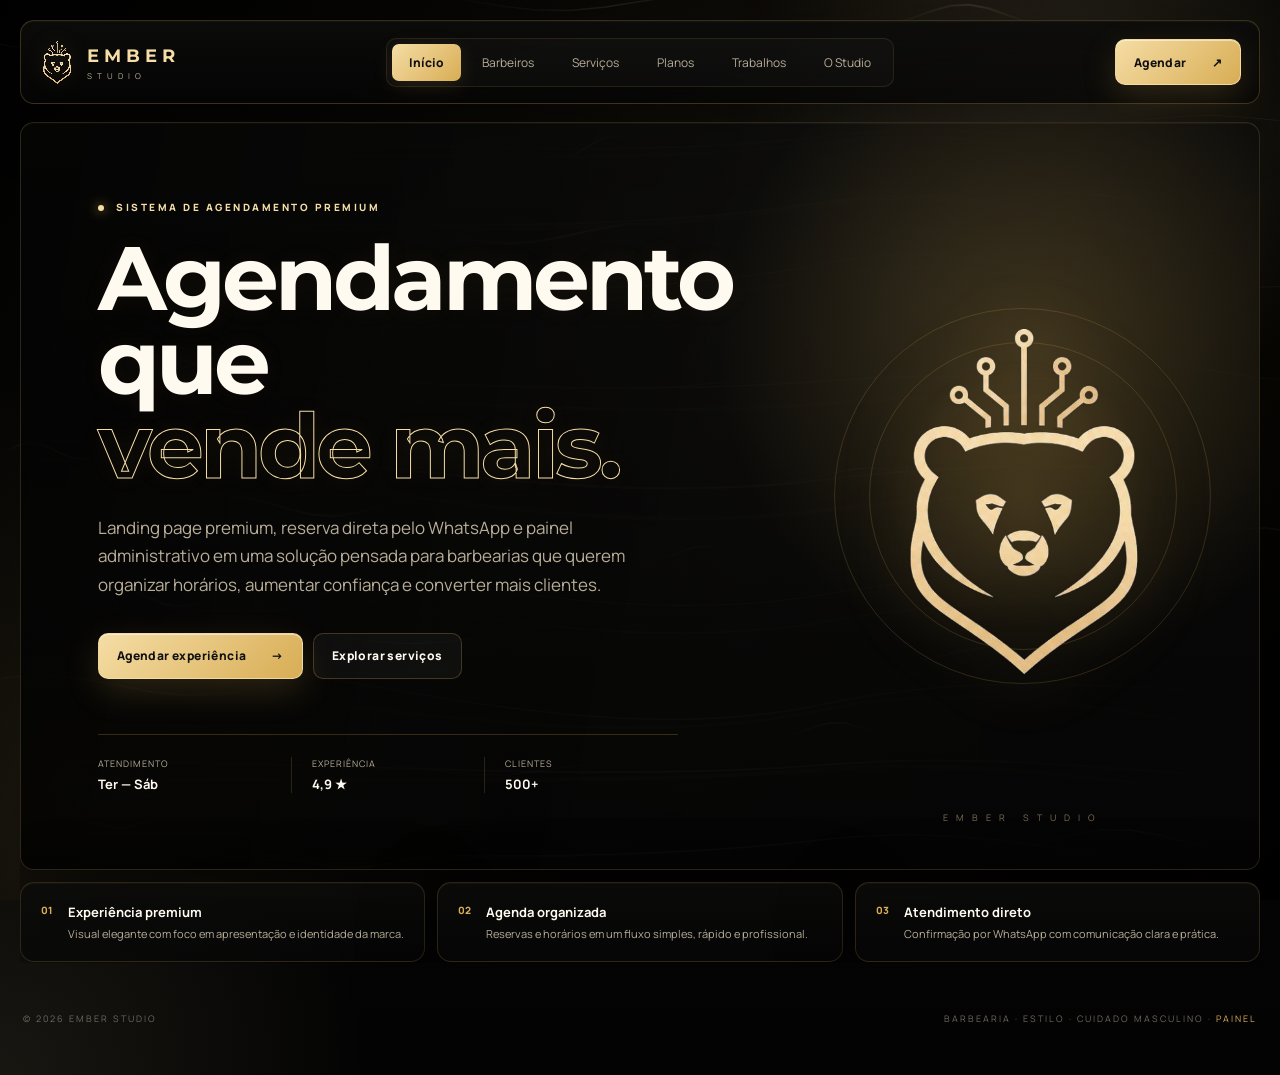
<file: index.html>
<!doctype html>
<html lang="pt-BR">
<head>
  <meta charset="utf-8">
  <meta name="viewport" content="width=device-width, initial-scale=1">
  <meta name="theme-color" content="#050505">
  <meta name="description" content="Ember Studio — barbearia, estilo e atendimento com horário marcado.">
  <title>Ember Studio | Barbearia</title>
  <link rel="preconnect" href="https://fonts.googleapis.com">
  <link rel="preconnect" href="https://fonts.gstatic.com" crossorigin>
  <link href="https://fonts.googleapis.com/css2?family=Manrope:wght@400;500;600;700;800&family=Montserrat:wght@500;600;700;800&display=swap" rel="stylesheet">
  <link rel="stylesheet" href="CSS/style.css?v=5">
</head>
<body>
  <canvas id="waterCanvas" aria-hidden="true"></canvas>
  <div class="water-vignette" aria-hidden="true"></div>

  <header class="app-header">
    <button class="brand tab-trigger" type="button" data-tab="inicio" aria-label="Ember Studio — início">
      <canvas class="bear-icon" width="450" height="600" aria-hidden="true"></canvas>
      <span><strong>EMBER</strong><small>STUDIO</small></span>
    </button>
    <nav class="tabs" aria-label="Navegação principal" role="tablist">
      <button class="tab-trigger active" role="tab" aria-selected="true" data-tab="inicio">Início</button>
      <button class="tab-trigger" role="tab" aria-selected="false" data-tab="barbeiros">Barbeiros</button>
      <button class="tab-trigger" role="tab" aria-selected="false" data-tab="servicos">Serviços</button>
      <button class="tab-trigger" role="tab" aria-selected="false" data-tab="planos">Planos</button>
      <button class="tab-trigger" role="tab" aria-selected="false" data-tab="trabalhos">Trabalhos</button>
      <button class="tab-trigger" role="tab" aria-selected="false" data-tab="studio">O Studio</button>
    </nav>
    <button class="gold-button open-barbers" type="button">Agendar <span>↗</span></button>
  </header>

  <main class="shell">
    <section class="tab-panel active" id="inicio" role="tabpanel">
      <div class="hero-card glass-card">
        <div class="hero-copy">
          <p class="eyebrow"><i></i> Sistema de agendamento premium</p>
          <h1>Agendamento que<br><span>vende mais.</span></h1>
          <p class="lead">Landing page premium, reserva direta pelo WhatsApp e painel administrativo em uma solução pensada para barbearias que querem organizar horários, aumentar confiança e converter mais clientes.</p>
          <div class="hero-actions">
            <button class="gold-button open-barbers" type="button">Agendar experiência <span>→</span></button>
            <button class="ghost-button tab-trigger" type="button" data-tab="servicos">Explorar serviços</button>
          </div>
          <div class="quick-info">
            <div><small>Atendimento</small><strong>Ter — Sáb</strong></div>
            <div><small>Experiência</small><strong>4,9 ★</strong></div>
            <div><small>Clientes</small><strong>500+</strong></div>
          </div>
        </div>
        <div class="bear-stage" aria-hidden="true">
          <div class="orbit orbit-one"></div><div class="orbit orbit-two"></div>
          <canvas class="bear-mascot" width="450" height="600" aria-hidden="true"></canvas>
          <span>EMBER STUDIO</span>
        </div>
      </div>
      <div class="feature-row">
        <article class="glass-card"><span>01</span><strong>Experiência premium</strong><p>Visual elegante com foco em apresentação e identidade da marca.</p></article>
        <article class="glass-card"><span>02</span><strong>Agenda organizada</strong><p>Reservas e horários em um fluxo simples, rápido e profissional.</p></article>
        <article class="glass-card"><span>03</span><strong>Atendimento direto</strong><p>Confirmação por WhatsApp com comunicação clara e prática.</p></article>
      </div>
    </section>

    <section class="tab-panel" id="planos" role="tabpanel">
      <div class="section-head compact">
        <p class="eyebrow">Planos comerciais</p>
        <h2>Escolha o nível ideal para operar com clareza.</h2>
        <p>Uma estrutura simples, profissional e pronta para apresentar ao cliente com foco em valor e confiança.</p>
      </div>
      <div class="plans-grid">
        <article class="plan-card glass-card">
          <div class="plan-top">
            <span>Entrada</span>
            <h3>Essencial</h3>
          </div>
          <strong class="price">R$ 99,90<span>/mês</span></strong>
          <p>Para negócios que querem começar com organização, apresentação e atendimento mais profissional.</p>
          <ul>
            <li>Até 2 usuários</li>
            <li>Até 100 clientes</li>
            <li>Agenda e reservas</li>
            <li>WhatsApp integrado</li>
          </ul>
          <small>Suporte básico</small>
        </article>

        <article class="plan-card featured glass-card">
          <div class="plan-badge">Mais indicado</div>
          <div class="plan-top">
            <span>Equipe comercial</span>
            <h3>Profissional</h3>
          </div>
          <strong class="price">R$ 199,90<span>/mês</span></strong>
          <p>Para operações que precisam de mais controle, equipe e acompanhamento comercial com mais consistência.</p>
          <ul>
            <li>Até 10 usuários</li>
            <li>Até 2 mil clientes</li>
            <li>Gestão de agenda</li>
            <li>Resumo e organização</li>
            <li>Suporte prioritário</li>
          </ul>
          <small>Suporte + manutenção</small>
        </article>

        <article class="plan-card glass-card">
          <div class="plan-top">
            <span>Expansão</span>
            <h3>Premium</h3>
          </div>
          <strong class="price">A partir de R$ 250<span>/mês</span></strong>
          <p>Para negócios que precisam de personalização, evolução contínua e atendimento com estrutura completa.</p>
          <ul>
            <li>Usuários ilimitados</li>
            <li>Clientes ilimitados</li>
            <li>Personalização</li>
            <li>Treinamento</li>
            <li>Evoluções futuras</li>
          </ul>
          <small>Suporte + manutenção + evolução</small>
        </article>
      </div>
    </section>

    <section class="tab-panel" id="barbeiros" role="tabpanel">
      <header class="section-head"><p class="eyebrow">Nosso time</p><h2>Escolha quem vai<br><span>cuidar do seu estilo.</span></h2><p>Cada profissional tem uma assinatura. Abra o perfil, conheça o trabalho e agende direto.</p></header>
      <div class="barber-grid">
        <article class="barber-card glass-card" data-barber="Rafael Costa" data-role="Especialista em degradê" data-bio="Barbeiro há 8 anos, Rafael trabalha cortes modernos, degradês precisos e acabamento detalhado. Ideal para quem busca presença e linhas marcantes." data-photo="CORTES/img1.jpg">
          <div class="barber-photo"><img src="CORTES/img1.jpg" alt="Trabalho do barbeiro Rafael Costa"><span>Disponível</span></div>
          <div class="barber-info"><small>BARBEIRO 01</small><h3>Rafael Costa</h3><p>Degradê · Corte moderno · Acabamento</p><button class="profile-button" type="button">Conhecer e agendar <span>→</span></button></div>
        </article>
        <article class="barber-card glass-card" data-barber="Lucas Almeida" data-role="Especialista em barba" data-bio="Lucas une técnicas clássicas e desenho contemporâneo. É especialista em barba, toalha quente e cortes sociais com acabamento natural." data-photo="CORTES/img2.jpg">
          <div class="barber-photo"><img src="CORTES/img2.jpg" alt="Trabalho do barbeiro Lucas Almeida"><span>Disponível</span></div>
          <div class="barber-info"><small>BARBEIRO 02</small><h3>Lucas Almeida</h3><p>Barba · Corte clássico · Toalha quente</p><button class="profile-button" type="button">Conhecer e agendar <span>→</span></button></div>
        </article>
        <article class="barber-card glass-card" data-barber="Primeiro disponível" data-role="Atendimento mais rápido" data-bio="Quer praticidade? Escolha o primeiro profissional disponível e a equipe Ember encaixa você no melhor horário possível." data-photo="CORTES/img4.jpg">
          <div class="barber-photo"><img src="CORTES/img4.jpg" alt="Atendimento no Ember Studio"><span>Encaixe rápido</span></div>
          <div class="barber-info"><small>SEM PREFERÊNCIA</small><h3>Primeiro disponível</h3><p>Agilidade · Flexibilidade · Mesmo padrão Ember</p><button class="profile-button" type="button">Ver opção e agendar <span>→</span></button></div>
        </article>
      </div>
    </section>

    <section class="tab-panel" id="servicos" role="tabpanel">
      <header class="section-head"><p class="eyebrow">Menu da barbearia</p><h2>Do corte ao<br><span>cuidado completo.</span></h2><p>Encontre o serviço ideal para seu estilo, tipo de cabelo e rotina. Tratamentos químicos dependem de avaliação prévia do profissional.</p></header>
      <div class="service-filters" aria-label="Filtrar serviços">
        <button class="active" type="button" data-service-filter="todos">Todos</button>
        <button type="button" data-service-filter="cortes">Cortes</button>
        <button type="button" data-service-filter="barba">Barba</button>
        <button type="button" data-service-filter="cuidados">Cuidados capilares</button>
      </div>
      <div class="service-grid">
        <article class="service-card glass-card" data-category="cortes"><span>01</span><div><small>CORTE · 45 MIN</small><h3>Corte Social</h3><p>Laterais alinhadas, topo modelado e finalização para o dia a dia.</p></div><strong>R$ 45</strong><button class="open-barbers" type="button" data-service="Corte Social">Agendar →</button></article>
        <article class="service-card glass-card" data-category="cortes"><span>02</span><div><small>CORTE · 50 MIN</small><h3>Degradê / Fade</h3><p>Transição precisa nas laterais com acabamento personalizado.</p></div><strong>R$ 50</strong><button class="open-barbers" type="button" data-service="Degradê / Fade">Agendar →</button></article>
        <article class="service-card glass-card" data-category="cortes"><span>03</span><div><small>CORTE · 55 MIN</small><h3>Corte na Tesoura</h3><p>Construção de forma, movimento e volume sem uso de máquina no topo.</p></div><strong>R$ 55</strong><button class="open-barbers" type="button" data-service="Corte na Tesoura">Agendar →</button></article>
        <article class="service-card glass-card" data-category="cortes"><span>04</span><div><small>CORTE · 40 MIN</small><h3>Corte Infantil</h3><p>Atendimento cuidadoso para crianças, com conforto e paciência.</p></div><strong>R$ 40</strong><button class="open-barbers" type="button" data-service="Corte Infantil">Agendar →</button></article>
        <article class="service-card glass-card featured" data-category="cortes barba"><em>Mais escolhido</em><span>05</span><div><small>COMBO · 80 MIN</small><h3>Experiência Completa</h3><p>Corte, barba, toalha quente, acabamento e finalização.</p></div><strong>R$ 75</strong><button class="open-barbers" type="button" data-service="Experiência Completa">Agendar →</button></article>
        <article class="service-card glass-card" data-category="barba"><span>06</span><div><small>BARBA · 35 MIN</small><h3>Barba Premium</h3><p>Desenho, toalha quente, navalha e hidratação dos fios.</p></div><strong>R$ 35</strong><button class="open-barbers" type="button" data-service="Barba Premium">Agendar →</button></article>
        <article class="service-card glass-card" data-category="cortes"><span>07</span><div><small>ACABAMENTO · 20 MIN</small><h3>Pezinho e Contornos</h3><p>Manutenção rápida das linhas entre um corte e outro.</p></div><strong>R$ 20</strong><button class="open-barbers" type="button" data-service="Pezinho e Contornos">Agendar →</button></article>
        <article class="service-card glass-card" data-category="cuidados"><span>08</span><div><small>DETALHE · 15 MIN</small><h3>Sobrancelha</h3><p>Limpeza e alinhamento para equilibrar o visual.</p></div><strong>R$ 15</strong><button class="open-barbers" type="button" data-service="Sobrancelha">Agendar →</button></article>
        <article class="service-card glass-card" data-category="cuidados"><span>09</span><div><small>CUIDADO · 30 MIN</small><h3>Hidratação Capilar</h3><p>Reposição de maciez e brilho para cabelos ressecados ou opacos.</p></div><strong>R$ 30</strong><button class="open-barbers" type="button" data-service="Hidratação Capilar">Agendar →</button></article>
        <article class="service-card glass-card" data-category="cuidados"><span>10</span><div><small>COR · 45 MIN</small><h3>Camuflagem de Grisalhos</h3><p>Suavização discreta dos fios brancos com resultado natural.</p></div><strong>R$ 45</strong><button class="open-barbers" type="button" data-service="Camuflagem de Grisalhos">Agendar →</button></article>
        <article class="service-card glass-card" data-category="cuidados"><span>11</span><div><small>QUÍMICA · SOB AVALIAÇÃO</small><h3>Luzes ou Platinado</h3><p>Clareamento personalizado conforme a condição e o comprimento dos fios.</p></div><strong>A consultar</strong><button class="open-barbers" type="button" data-service="Luzes ou Platinado">Avaliar →</button></article>
        <article class="service-card glass-card" data-category="cuidados"><span>12</span><div><small>FORMA · SOB AVALIAÇÃO</small><h3>Alinhamento Capilar</h3><p>Redução de volume e controle dos fios após avaliação profissional.</p></div><strong>A consultar</strong><button class="open-barbers" type="button" data-service="Alinhamento Capilar">Avaliar →</button></article>
      </div>
    </section>

    <section class="tab-panel" id="trabalhos" role="tabpanel">
      <header class="section-head"><p class="eyebrow">Portfólio Ember</p><h2>Trabalho que<br><span>fala por si.</span></h2><p>Referências de estilos e acabamentos realizados pela equipe. Escolha o resultado que combina com você e mostre ao barbeiro no atendimento.</p></header>
      <div class="portfolio-grid">
        <figure class="portfolio-main glass-card"><img src="CORTES/img1.jpg" alt="Corte moderno com degradê"><figcaption><small>DEGRADÊ</small><strong>Precisão em cada linha</strong></figcaption></figure>
        <figure class="glass-card"><img src="CORTES/img2.jpg" alt="Barba modelada"><figcaption><small>BARBA</small><strong>Desenho e presença</strong></figcaption></figure>
        <figure class="glass-card"><img src="CORTES/img3.jpg" alt="Acabamento masculino"><figcaption><small>ACABAMENTO</small><strong>Detalhes que elevam</strong></figcaption></figure>
        <figure class="portfolio-wide glass-card"><img src="CORTES/img4.jpg" alt="Corte masculino contemporâneo"><figcaption><small>ESTILO</small><strong>Identidade sob medida</strong></figcaption></figure>
      </div>
      <div class="review-grid">
        <blockquote class="glass-card"><span>★★★★★</span><p>“Atendimento pontual, ambiente impecável e o corte ficou exatamente como eu queria.”</p><footer>Cliente Ember <small>Avaliação de demonstração</small></footer></blockquote>
        <blockquote class="glass-card"><span>★★★★★</span><p>“A apresentação do barbeiro ajudou muito na escolha. Experiência premium do início ao fim.”</p><footer>Cliente Ember <small>Avaliação de demonstração</small></footer></blockquote>
        <blockquote class="glass-card"><span>★★★★★</span><p>“Barba muito bem desenhada e atendimento sem pressa. Voltarei com certeza.”</p><footer>Cliente Ember <small>Avaliação de demonstração</small></footer></blockquote>
      </div>
    </section>

    <section class="tab-panel" id="studio" role="tabpanel">
      <div class="studio-layout glass-card">
        <div class="studio-visual"><img src="ft/hero.jpg" alt="Ambiente do Ember Studio"></div>
        <div class="studio-copy"><p class="eyebrow">Ember Studio</p><h2>Onde técnica encontra identidade.</h2><p>Um espaço criado para transformar rotina em ritual. Atendimento próximo, profissionais selecionados e uma estética que traduz a assinatura Ember.</p><ul><li>Ambiente premium e confortável</li><li>Horário reservado para você</li><li>Produtos profissionais</li><li>Atendimento de terça a sábado</li></ul><div class="studio-details"><p><small>LOCALIZAÇÃO</small><strong>São Paulo · SP</strong><span>Endereço completo na confirmação</span></p><p><small>ATENDIMENTO</small><strong>Ter — Sáb · 09h às 19h</strong><span>Somente com horário marcado</span></p><p><small>CONTATO</small><strong>(11) 91596-9577</strong><span>Atendimento pelo WhatsApp</span></p><p><small>POLÍTICA</small><strong>Até 10 min de tolerância</strong><span>Reagende com antecedência</span></p></div><button class="gold-button open-barbers" type="button">Agendar experiência <span>→</span></button></div>
      </div>
    </section>
  </main>

  <dialog class="barber-modal" id="barber-modal">
    <button class="modal-close" type="button" aria-label="Fechar">×</button>
    <div class="modal-photo"><img id="modal-photo" src="CORTES/img1.jpg" alt=""></div>
    <div class="modal-content">
      <p class="eyebrow">Conheça seu barbeiro</p><h2 id="modal-name">Rafael Costa</h2><strong id="modal-role">Especialista em degradê</strong><p id="modal-bio"></p>
      <div class="modal-meta"><span><small>Experiência</small>Atendimento Ember</span><span><small>Horários</small>Ter — Sáb</span></div>
      <div class="modal-works" id="modal-works"><img src="CORTES/img1.jpg" alt="Trabalho em destaque"><img src="CORTES/img2.jpg" alt="Trabalho em destaque"><img src="CORTES/img3.jpg" alt="Trabalho em destaque"></div>
      <label for="modal-service">Serviço desejado</label>
      <select id="modal-service"><option>Corte Social</option><option>Degradê / Fade</option><option>Corte na Tesoura</option><option>Corte Infantil</option><option>Experiência Completa</option><option>Barba Premium</option><option>Pezinho e Contornos</option><option>Sobrancelha</option><option>Hidratação Capilar</option><option>Camuflagem de Grisalhos</option><option>Luzes ou Platinado</option><option>Alinhamento Capilar</option></select>
      <div class="modal-fields"><div><label for="client-name">Seu nome</label><input id="client-name" type="text" autocomplete="name" placeholder="Como podemos chamar você?"></div><div><label for="client-phone">Seu WhatsApp</label><input id="client-phone" type="tel" autocomplete="tel" placeholder="(11) 99999-9999"></div><div><label for="booking-date">Data desejada</label><input id="booking-date" type="date"></div><div><label for="booking-time">Horários disponíveis</label><select id="booking-time" disabled><option value="">Escolha primeiro a data</option></select></div><div class="modal-note-field"><label for="booking-note">Observação</label><input id="booking-note" type="text" placeholder="Opcional"></div></div>
      <p class="modal-message" id="modal-message" role="alert"></p>
      <button class="gold-button" id="whatsapp-link" type="button">Reservar e continuar no WhatsApp <span>↗</span></button>
      <small class="safe-note">Ao continuar, o horário será reservado na agenda e a confirmação será enviada pelo WhatsApp.</small>
    </div>
  </dialog>

  <button class="mobile-booking open-barbers" type="button">Agendar horário <span>↗</span></button>

  <footer><span>© 2026 Ember Studio</span><span>Barbearia · estilo · cuidado masculino · <a href="/admin">Painel</a></span></footer>
  <script src="java/custom.js?v=7"></script>
</body>
</html>
</file>
<file: CSS/style.css>
:root {
  --black: #050505;
  --panel: rgba(11, 11, 10, .76);
  --panel-solid: #0c0c0b;
  --gold: #d8ad55;
  --gold-light: #f5dda5;
  --gold-dark: #8f6828;
  --white: #fffaf0;
  --muted: #b8ad98;
  --line: rgba(216, 173, 85, .25);
  --shadow: 0 28px 80px rgba(0,0,0,.5);
}
* { box-sizing: border-box; }
html { min-height: 100%; }
body { margin: 0; min-height: 100vh; background:
    radial-gradient(circle at top right, rgba(216,173,85,.18), transparent 24%),
    radial-gradient(circle at bottom left, rgba(245,221,165,.09), transparent 22%),
    linear-gradient(180deg, #070707, var(--black) 58%, #030303);
  color: var(--white); font-family: Manrope, sans-serif; overflow-x: hidden; }
button, select { font: inherit; }
button { color: inherit; }
#waterCanvas, .water-vignette { position: fixed; inset: 0; width: 100%; height: 100%; pointer-events: none; }
#waterCanvas { z-index: 0; }
.water-vignette { z-index: 1; background: radial-gradient(circle at 84% 10%, rgba(245,221,165,.12),transparent 24%), radial-gradient(circle at 5% 90%,rgba(216,173,85,.08),transparent 30%), linear-gradient(90deg,rgba(0,0,0,.06),rgba(0,0,0,.42)); }
.app-header, .shell, footer { position: relative; z-index: 2; }
.app-header { width: min(1280px,calc(100% - 40px)); height: 84px; margin: 20px auto 0; padding: 0 18px; display: grid; grid-template-columns: 1fr auto 1fr; align-items: center; border: 1px solid rgba(216,173,85,.24); border-radius: 14px; background: linear-gradient(180deg, rgba(12,12,11,.9), rgba(5,5,5,.82)); backdrop-filter: blur(22px); box-shadow: 0 18px 60px rgba(0,0,0,.38), inset 0 1px 0 rgba(255,255,255,.03); }
.brand { width: fit-content; border: 0; background: none; display: flex; align-items: center; gap: 12px; cursor: pointer; padding: 0; }
.bear-icon { width:36px;height:48px;flex:0 0 auto;object-fit:contain;filter:drop-shadow(0 0 10px rgba(216,173,85,.25)); }
.brand span { text-align: left; line-height: 1; }.brand strong,.brand small { display: block; letter-spacing: 5px; }.brand strong { color: var(--gold-light); font: 700 18px Montserrat,sans-serif; }.brand small { margin-top: 5px; color: var(--muted); font-size: 8px; }
.tabs { display: flex; align-items: center; gap: 4px; padding: 5px; border: 1px solid rgba(216,173,85,.13); border-radius: 10px; background: rgba(255,255,255,.025); }
.tabs button { border: 0; border-radius: 7px; padding: 10px 17px; background: transparent; color: var(--muted); font-size: 12px; cursor: pointer; transition: .22s; }.tabs button:hover { color: var(--white); }.tabs button.active { color: #111; background: linear-gradient(135deg,var(--gold-light),var(--gold)); font-weight: 800; box-shadow: 0 5px 20px rgba(216,173,85,.14); }
.app-header>.gold-button { justify-self: end; }
.gold-button, .ghost-button, .profile-button { min-height: 46px; border-radius: 10px; padding: 0 18px; display: inline-flex; align-items: center; justify-content: center; gap: 25px; text-decoration: none; font-weight: 800; font-size: 12px; cursor: pointer; transition: .22s ease; letter-spacing: .4px; }
.gold-button { border: 1px solid rgba(245,221,165,.82); color: #111; background: linear-gradient(135deg,var(--gold-light),var(--gold)); box-shadow: 0 12px 34px rgba(216,173,85,.18), inset 0 1px 0 rgba(255,255,255,.5); }.gold-button:hover { transform: translateY(-2px) scale(1.01); filter: brightness(1.08); box-shadow: 0 18px 44px rgba(216,173,85,.28), inset 0 1px 0 rgba(255,255,255,.72); }
.ghost-button { border: 1px solid rgba(216,173,85,.25); background: rgba(255,255,255,.04); color: var(--white); }.ghost-button:hover { background: rgba(255,255,255,.08); border-color: rgba(245,221,165,.68); box-shadow: inset 0 0 0 1px rgba(245,221,165,.2); }
.shell { width: min(1280px,calc(100% - 40px)); margin: 18px auto 0; min-height: calc(100vh - 165px); }
.tab-panel { display:none;animation:panelIn .58s cubic-bezier(.2,.8,.2,1) both; }.tab-panel.active { display:block; } @keyframes panelIn { from { opacity:0;transform:translateY(14px);filter:blur(7px);clip-path:inset(0 0 24% 0 round 16px); } to { filter:blur(0);clip-path:inset(0 round 0); } }
.glass-card { border: 1px solid rgba(216,173,85,.18); border-radius: 14px; background: linear-gradient(180deg, rgba(12,12,11,.82), rgba(7,7,7,.72)); box-shadow: 0 24px 80px rgba(0,0,0,.45), inset 0 1px 0 rgba(255,255,255,.03); backdrop-filter: blur(20px); }
.hero-card { min-height: 585px; display: grid; grid-template-columns: 1.05fr .95fr; position: relative; overflow: hidden; box-shadow: 0 30px 100px rgba(0,0,0,.6), inset 0 1px 0 rgba(255,255,255,.04); }
.hero-card::before { content:""; position:absolute; inset:0; background: linear-gradient(100deg,rgba(0,0,0,.55),transparent 58%), radial-gradient(circle at 82% 30%,rgba(216,173,85,.24),transparent 28%); pointer-events:none; }
.hero-card::after { content:""; position:absolute; inset:auto 0 0; height:80px; background: linear-gradient(180deg,transparent,rgba(0,0,0,.28)); pointer-events:none; }
.hero-copy { position: relative; z-index: 2; padding: clamp(42px,6vw,82px); align-self: center; text-shadow: 0 0 24px rgba(216,173,85,.06); }
.hero-card:hover::before { background: linear-gradient(100deg,rgba(0,0,0,.45),transparent 58%), radial-gradient(circle at 82% 30%,rgba(216,173,85,.34),transparent 30%); }
.eyebrow { margin: 0; color: var(--gold-light); text-transform: uppercase; letter-spacing: 2.5px; font-size: 10px; font-weight: 800; }.eyebrow i { display:inline-block; width:6px; height:6px; margin-right:8px; border-radius:50%; background: var(--gold-light); box-shadow:0 0 12px var(--gold); }
h1,h2,h3 { font-family: Montserrat,sans-serif; margin:0; } h1 { margin-top: 22px; font-size: clamp(56px,7vw,98px); line-height: .94; letter-spacing: -4px; } h1 span,h2 span { color: transparent; -webkit-text-stroke: 1px var(--gold-light); }
.lead { max-width: 580px; margin: 26px 0 0; color: var(--muted); font-size: 17px; line-height:1.65; }.hero-actions { display:flex; flex-wrap:wrap; gap:10px; margin-top:34px; }
.quick-info { display:grid; grid-template-columns:repeat(3,1fr); max-width:580px; margin-top:55px; border-top:1px solid rgba(216,173,85,.22); padding-top:22px; }.quick-info div+div { border-left:1px solid rgba(216,173,85,.18); padding-left:20px; }.quick-info small,.quick-info strong { display:block; }.quick-info small { color:var(--muted); font-size:9px; text-transform:uppercase; letter-spacing:1px; }.quick-info strong { margin-top:5px; font-size:13px; }
.bear-stage { position:relative; display:grid; place-items:center; min-height:520px; isolation:isolate; }.bear-stage::before { content:""; position:absolute; width:68%; aspect-ratio:1; border-radius:50%; background:radial-gradient(circle,rgba(216,173,85,.13),transparent 66%); filter:blur(5px); }.bear-stage img { width:min(480px,84%); position:relative; z-index:2; mix-blend-mode:screen; filter:contrast(1.05) drop-shadow(0 0 32px rgba(216,173,85,.12)); animation: bearFloat 7s ease-in-out infinite; }.bear-stage>span { position:absolute; bottom:45px; color:rgba(245,221,165,.55); font-size:9px; letter-spacing:8px; }.orbit { position:absolute; border:1px solid rgba(216,173,85,.18); border-radius:50%; animation:orbitPulse 6s ease-in-out infinite; }.orbit-one { width:72%; aspect-ratio:1; }.orbit-two { width:88%; aspect-ratio:1; animation-delay:-2s; } @keyframes bearFloat { 50% { transform:translateY(-12px) scale(1.015); } } @keyframes orbitPulse { 50% { transform:scale(1.05); opacity:.35; } }
.feature-row { display:grid; grid-template-columns:repeat(3,1fr); gap:12px; margin-top:12px; }.feature-row article { padding:20px; display:grid; grid-template-columns:auto 1fr; column-gap:15px; transition:.25s; position:relative; overflow:hidden; }.feature-row article::before { content:""; position:absolute; inset:-20% auto auto -20%; width:40%; height:160%; background: linear-gradient(90deg, transparent, rgba(245,221,165,.16), transparent); transform:rotate(18deg); opacity:0; transition:.45s; pointer-events:none; }.feature-row article:hover { transform:translateY(-4px); border-color:rgba(245,221,165,.45); box-shadow:0 18px 50px rgba(0,0,0,.5); }.feature-row article:hover::before { opacity:1; transform:translateX(260%) rotate(18deg); }.feature-row span { color:var(--gold); font-size:10px; font-weight:800; grid-row:1/3; }.feature-row strong { font-size:13px; }.feature-row p { margin:5px 0 0; color:var(--muted); font-size:11px; }
.clean-plans { margin-top:18px; padding:30px 0 12px; }
.clean-plans .section-head { padding:0 0 16px; }
.plans-grid { display:grid; grid-template-columns:repeat(3, minmax(0, 1fr)); gap:14px; }
.plan-card { position:relative; padding:22px; overflow:hidden; }
.plan-card.featured { border-color:rgba(245,221,165,.58); background:linear-gradient(180deg, rgba(20,18,14,.92), rgba(10,10,10,.88)); }
.plan-top span { color:var(--gold); text-transform:uppercase; letter-spacing:2px; font-size:8px; font-weight:800; }
.plan-top h3 { margin-top:8px; font-size:28px; }
.plan-card .price { display:block; margin:18px 0 12px; color:var(--gold-light); font-size:34px; font-family:Montserrat,sans-serif; }
.plan-card .price span { display:inline-block; margin-left:6px; color:var(--muted); font-size:12px; font-weight:700; }
.plan-card p { margin:0 0 16px; color:var(--muted); line-height:1.65; font-size:13px; }
.plan-card ul { margin:0; padding:0 0 0 18px; color:var(--white); font-size:12px; line-height:1.9; }
.plan-card small { display:block; margin-top:18px; color:#907b49; font-size:9px; letter-spacing:1px; text-transform:uppercase; }
.plan-badge { position:absolute; top:12px; right:12px; padding:6px 8px; border-radius:999px; background:var(--gold); color:#111; font-size:8px; font-weight:800; text-transform:uppercase; letter-spacing:1px; }
.section-head { padding:50px 10px 34px; max-width:920px; }.section-head h2 { margin-top:14px; font-size:clamp(42px,6vw,76px); line-height:.98; letter-spacing:-3px; }.section-head>p:last-child { max-width:660px; margin:18px 0 0; color:var(--muted); line-height:1.6; }
.barber-grid { display:grid; grid-template-columns:repeat(3,1fr); gap:14px; padding-bottom:30px; }.barber-card { overflow:hidden; transition:.25s; position:relative; }.barber-card:hover { transform:translateY(-7px); border-color:rgba(245,221,165,.55); box-shadow:0 26px 72px rgba(0,0,0,.54); }.barber-card::before { content:""; position:absolute; inset:auto -10% -40% auto; width:180px; height:180px; background:radial-gradient(circle, rgba(216,173,85,.18), transparent 68%); pointer-events:none; }.barber-photo { height:300px; position:relative; overflow:hidden; }.barber-photo::after { content:"";position:absolute;inset:0;background:linear-gradient(transparent 55%,rgba(0,0,0,.78)); }.barber-photo img { width:100%;height:100%;object-fit:cover;filter:saturate(.65) contrast(1.05);transition:.4s; }.barber-card:hover img { transform:scale(1.04);filter:saturate(.9); }.barber-photo span { position:absolute;z-index:2;left:16px;bottom:14px;padding:6px 10px;border-radius:999px;background:rgba(5,5,5,.75);border:1px solid rgba(111,210,132,.35);color:#8ad69a;font-size:9px; }.barber-info { padding:23px; }.barber-info small { color:var(--gold);letter-spacing:2px;font-size:8px; }.barber-info h3 { margin-top:8px;font-size:25px; }.barber-info p { min-height:40px;margin:7px 0 18px;color:var(--muted);font-size:12px; }.profile-button { width:100%;border:1px solid var(--line);background:rgba(255,255,255,.035);color:var(--white); }.profile-button:hover { background:linear-gradient(135deg,var(--gold-light),var(--gold));color:#111; }
.service-grid { display:grid;grid-template-columns:repeat(2,1fr);gap:14px;padding-bottom:40px; }.service-card { min-height:250px;padding:30px;position:relative;display:grid;grid-template-columns:auto 1fr auto;gap:24px;align-items:center;overflow:hidden; transition:.26s ease; }.service-card::after { content:""; position:absolute; inset:0; background: linear-gradient(130deg, rgba(216,173,85,.06), transparent 36%, transparent 64%, rgba(255,255,255,.02)); pointer-events:none; }.service-card:hover { transform:translateY(-4px); border-color:rgba(245,221,165,.62); box-shadow:0 18px 52px rgba(0,0,0,.44); }.service-card>span { align-self:start;color:rgba(245,221,165,.35);font:700 36px Montserrat,sans-serif; }.service-card small { color:var(--gold);font-size:9px;letter-spacing:2px; }.service-card h3 { margin-top:8px;font-size:28px; }.service-card p { margin:8px 0 0;color:var(--muted);font-size:13px; }.service-card>strong { color:var(--gold-light);font:700 22px Montserrat,sans-serif; }.service-card button { position:absolute;right:0;bottom:0;border:0;border-top:1px solid var(--line);border-left:1px solid var(--line);background:rgba(255,255,255,.04);padding:12px 18px;cursor:pointer;font-size:11px; transition:.2s; }.service-card button:hover { background:var(--gold);color:#111; box-shadow: -8px -8px 26px rgba(216,173,85,.12); }.service-card.featured { border-color:rgba(245,221,165,.72);background:linear-gradient(120deg,rgba(216,173,85,.18),rgba(12,12,11,.9)); }.service-card em { position:absolute;top:0;right:0;padding:6px 10px;background:var(--gold);color:#111;font-style:normal;font-size:8px;font-weight:800;text-transform:uppercase; }
.service-filters { display:flex;flex-wrap:wrap;gap:8px;margin:0 0 18px; }
.service-filters button { min-height:40px;padding:0 16px;border:1px solid var(--line);border-radius:999px;background:rgba(255,255,255,.03);color:var(--muted);font-size:10px;font-weight:800;cursor:pointer;transition:.2s; }
.service-filters button:hover { color:var(--white);border-color:var(--gold); box-shadow:0 0 0 1px rgba(216,173,85,.12) inset; }
.service-filters button.active { color:#111;background:linear-gradient(135deg,var(--gold-light),var(--gold));border-color:var(--gold-light); box-shadow:0 8px 24px rgba(216,173,85,.18); }
.service-card.filtered-out { display:none; }
.studio-layout { margin-top:50px;display:grid;grid-template-columns:1fr 1fr;min-height:620px;overflow:hidden; }.studio-visual img { width:100%;height:100%;object-fit:cover;filter:saturate(.5) contrast(1.08); }.studio-copy { padding:clamp(35px,6vw,78px);align-self:center; }.studio-copy h2 { margin-top:14px;font-size:clamp(38px,5vw,64px);line-height:1.02; }.studio-copy>p:not(.eyebrow) { color:var(--muted);line-height:1.7;margin:22px 0; }.studio-copy ul { margin:0 0 28px;padding:0;list-style:none;display:grid;grid-template-columns:1fr 1fr;gap:12px;color:var(--muted);font-size:12px; }.studio-copy li::before { content:"◆";color:var(--gold);font-size:7px;margin-right:8px; }
.barber-modal { width:min(920px,calc(100% - 30px));max-height:calc(100vh - 30px);padding:0;border:1px solid rgba(245,221,165,.55);border-radius:16px;background:linear-gradient(180deg,#11110f,#090908);color:var(--white);box-shadow:0 35px 100px #000, inset 0 1px 0 rgba(255,255,255,.03);overflow:hidden;grid-template-columns:.85fr 1.15fr; }.barber-modal[open] { display:grid;animation:modalIn .25s ease; }.barber-modal::backdrop { background:rgba(0,0,0,.78);backdrop-filter:blur(10px); }.modal-close { position:absolute;z-index:4;right:14px;top:14px;width:38px;height:38px;border:1px solid var(--line);border-radius:50%;background:rgba(0,0,0,.72);font-size:22px;cursor:pointer; }.modal-close:hover { border-color:rgba(245,221,165,.65); background:rgba(216,173,85,.18); color:var(--white); }.modal-photo { min-height:560px; }.modal-photo img { width:100%;height:100%;object-fit:cover;filter:saturate(.7) contrast(1.03); }.modal-content { padding:clamp(28px,5vw,58px);align-self:center; }.modal-content h2 { margin-top:12px;font-size:42px; }.modal-content>strong { display:block;margin-top:6px;color:var(--gold-light);font-size:12px; }.modal-content>p:not(.eyebrow) { color:var(--muted);font-size:14px;line-height:1.7;margin:20px 0; }.modal-meta { display:grid;grid-template-columns:1fr 1fr;border-block:1px solid var(--line);padding:16px 0;margin-bottom:20px;font-size:12px; }.modal-meta span+span { border-left:1px solid var(--line);padding-left:18px; }.modal-meta small { display:block;color:var(--gold);font-size:8px;text-transform:uppercase;letter-spacing:1px;margin-bottom:4px; }.modal-content label { display:block;color:var(--muted);font-size:9px;text-transform:uppercase;letter-spacing:1px;margin-bottom:7px; }.modal-content select { width:100%;background:#111;border:1px solid rgba(216,173,85,.24);color:var(--white);padding:13px;margin-bottom:12px; }.modal-content .gold-button { width:100%; }.safe-note { display:block;color:#777067;font-size:9px;line-height:1.5;margin-top:10px; } @keyframes modalIn { from { opacity:0;transform:translateY(15px) scale(.98); } }
footer { width:min(1280px,calc(100% - 40px));margin:30px auto;padding:20px 3px;display:flex;justify-content:space-between;color:#6f695e;font-size:9px;text-transform:uppercase;letter-spacing:2px; }
@keyframes premiumShine { 0% { opacity:0; transform:translateX(-120%) rotate(18deg); } 25% { opacity:.75; } 100% { opacity:0; transform:translateX(260%) rotate(18deg); } }
@media (prefers-reduced-motion:reduce) { * { animation:none!important;scroll-behavior:auto!important; } }
@media (max-width:900px) { .app-header { grid-template-columns:1fr auto; }.tabs { position:fixed;z-index:10;bottom:12px;left:12px;right:12px;justify-content:space-around;background:rgba(5,5,5,.94);box-shadow:0 12px 50px #000; }.tabs button { padding:10px 8px; }.hero-card,.studio-layout { grid-template-columns:1fr; }.bear-stage { position:absolute;right:-120px;top:40px;width:520px;opacity:.26; }.hero-copy { padding:55px 35px; }.feature-row,.barber-grid { grid-template-columns:1fr; }.barber-grid { max-width:620px; }.service-grid { grid-template-columns:1fr; }.barber-modal[open] { grid-template-columns:1fr;overflow:auto; }.modal-photo { min-height:240px;height:240px; }.modal-photo img { object-position:center 28%; } body { padding-bottom:70px; } }
@media (max-width:600px) { .app-header,.shell,footer { width:calc(100% - 24px); }.app-header { height:70px;margin-top:12px;padding:0 12px; }.app-header>.gold-button { min-height:40px;padding:0 12px;gap:10px; }.brand img { width:40px;height:40px; }.brand strong { font-size:14px; }.hero-card { min-height:610px; }.hero-copy { padding:45px 22px; }.hero-copy h1 { font-size:54px;letter-spacing:-3px; }.lead { font-size:14px; }.hero-actions { align-items:stretch;flex-direction:column; }.quick-info { margin-top:38px; }.quick-info div+div { padding-left:10px; }.bear-stage { width:420px;right:-180px;top:120px; }.feature-row { display:none; }.section-head { padding:42px 4px 25px; }.section-head h2 { font-size:40px;letter-spacing:-2px; }.service-card { min-height:280px;grid-template-columns:auto 1fr; }.service-card>strong { grid-column:2; }.studio-layout { margin-top:20px; }.studio-visual { height:280px; }.studio-copy { padding:30px 20px; }.studio-copy ul { grid-template-columns:1fr; }.tabs button { font-size:9px; }.modal-content { padding:28px 20px; }.modal-content h2 { font-size:34px; } }

/* Ember Studio — identidade e módulos comerciais */
.bear-stage>.bear-mascot { width:min(350px,68%);height:auto;aspect-ratio:3/4;position:relative;bottom:auto;z-index:2;display:block;background:transparent;filter:drop-shadow(0 0 34px rgba(216,173,85,.25));animation:bearFloat 7s ease-in-out infinite;}
.portfolio-grid { display:grid;grid-template-columns:1.1fr .9fr .9fr;grid-template-rows:260px 260px;gap:12px;padding-bottom:18px; }
.portfolio-grid figure { margin:0;position:relative;overflow:hidden;min-height:0; }
.portfolio-grid .portfolio-main { grid-row:1/3; }
.portfolio-grid .portfolio-wide { grid-column:2/4; }
.portfolio-grid img { width:100%;height:100%;object-fit:cover;filter:saturate(.65) contrast(1.06);transition:.5s; }
.portfolio-grid figure:hover img { transform:scale(1.045);filter:saturate(.95); }
.portfolio-grid figcaption { position:absolute;inset:auto 0 0;padding:50px 22px 18px;background:linear-gradient(transparent,rgba(0,0,0,.88)); }
.portfolio-grid figcaption small,.portfolio-grid figcaption strong { display:block; }
.portfolio-grid figcaption small { color:var(--gold-light);font-size:8px;letter-spacing:2px; }
.portfolio-grid figcaption strong { margin-top:5px;font-size:14px; }
.review-grid { display:grid;grid-template-columns:repeat(3,1fr);gap:12px;padding-bottom:35px; }
.review-grid blockquote { margin:0;padding:24px; }
.review-grid>blockquote>span { color:var(--gold);letter-spacing:3px;font-size:11px; }
.review-grid p { color:var(--muted);line-height:1.6;font-size:13px; }
.review-grid footer { width:auto;margin:18px 0 0;padding:15px 0 0;border-top:1px solid var(--line);display:block;color:var(--white);font-size:10px; }
.review-grid footer small { display:block;margin-top:3px;color:#766e61;font-size:8px;letter-spacing:1px; }
.studio-details { display:grid;grid-template-columns:1fr 1fr;gap:9px;margin-bottom:24px; }
.studio-details p { margin:0!important;padding:12px;border:1px solid rgba(216,173,85,.16);border-radius:7px;background:rgba(255,255,255,.025); }
.studio-details small,.studio-details strong,.studio-details span { display:block; }
.studio-details small { color:var(--gold);font-size:7px;letter-spacing:1px; }
.studio-details strong { margin-top:4px;font-size:11px; }
.studio-details span { margin-top:3px;color:#7e7568;font-size:8px; }
.modal-content select,.modal-content input { width:100%;background:#111;border:1px solid var(--line);color:var(--white);padding:12px;margin-bottom:12px;outline:none; }
.modal-content select:focus,.modal-content input:focus { border-color:var(--gold-light);box-shadow:0 0 0 2px rgba(216,173,85,.12); }
.modal-works { display:grid;grid-template-columns:repeat(3,1fr);gap:6px;margin:-5px 0 18px; }
.modal-works img { width:100%;height:72px;object-fit:cover;border-radius:6px;filter:saturate(.65); }
.modal-fields { display:grid;grid-template-columns:1fr 1fr;gap:0 10px; }
.modal-note-field { grid-column:1/-1; }
.modal-message { min-height:16px!important;margin:-4px 0 8px!important;color:#efb2a8!important;font-size:10px!important; }
.mobile-booking { display:none; }
footer a { color:var(--gold);text-decoration:none; }
.mobile-booking:hover { filter:brightness(1.03); transform:translateY(-1px); }
@media(max-width:900px) {
  .portfolio-grid { grid-template-columns:1fr 1fr; }
  .portfolio-grid .portfolio-main { grid-row:auto; }
  .portfolio-grid .portfolio-wide { grid-column:1/3; }
  .review-grid { grid-template-columns:1fr; }
  body { padding-bottom:78px; }
  .mobile-booking { display:flex;position:fixed;z-index:12;right:20px;bottom:74px;border:1px solid var(--gold-light);border-radius:999px;background:linear-gradient(135deg,var(--gold-light),var(--gold));color:#111;padding:12px 17px;font-weight:800;box-shadow:0 15px 40px rgba(0,0,0,.55);gap:12px; }
}
@media(max-width:600px) {
  .bear-icon { width:30px;height:40px; }
  .portfolio-grid { grid-template-columns:1fr;grid-template-rows:repeat(4,280px); }
  .portfolio-grid .portfolio-wide { grid-column:auto; }
  .studio-copy ul,.studio-details,.modal-fields { grid-template-columns:1fr; }
  .tabs { overflow-x:auto;justify-content:flex-start; }
  .tabs button { white-space:nowrap; }
}
</file>
